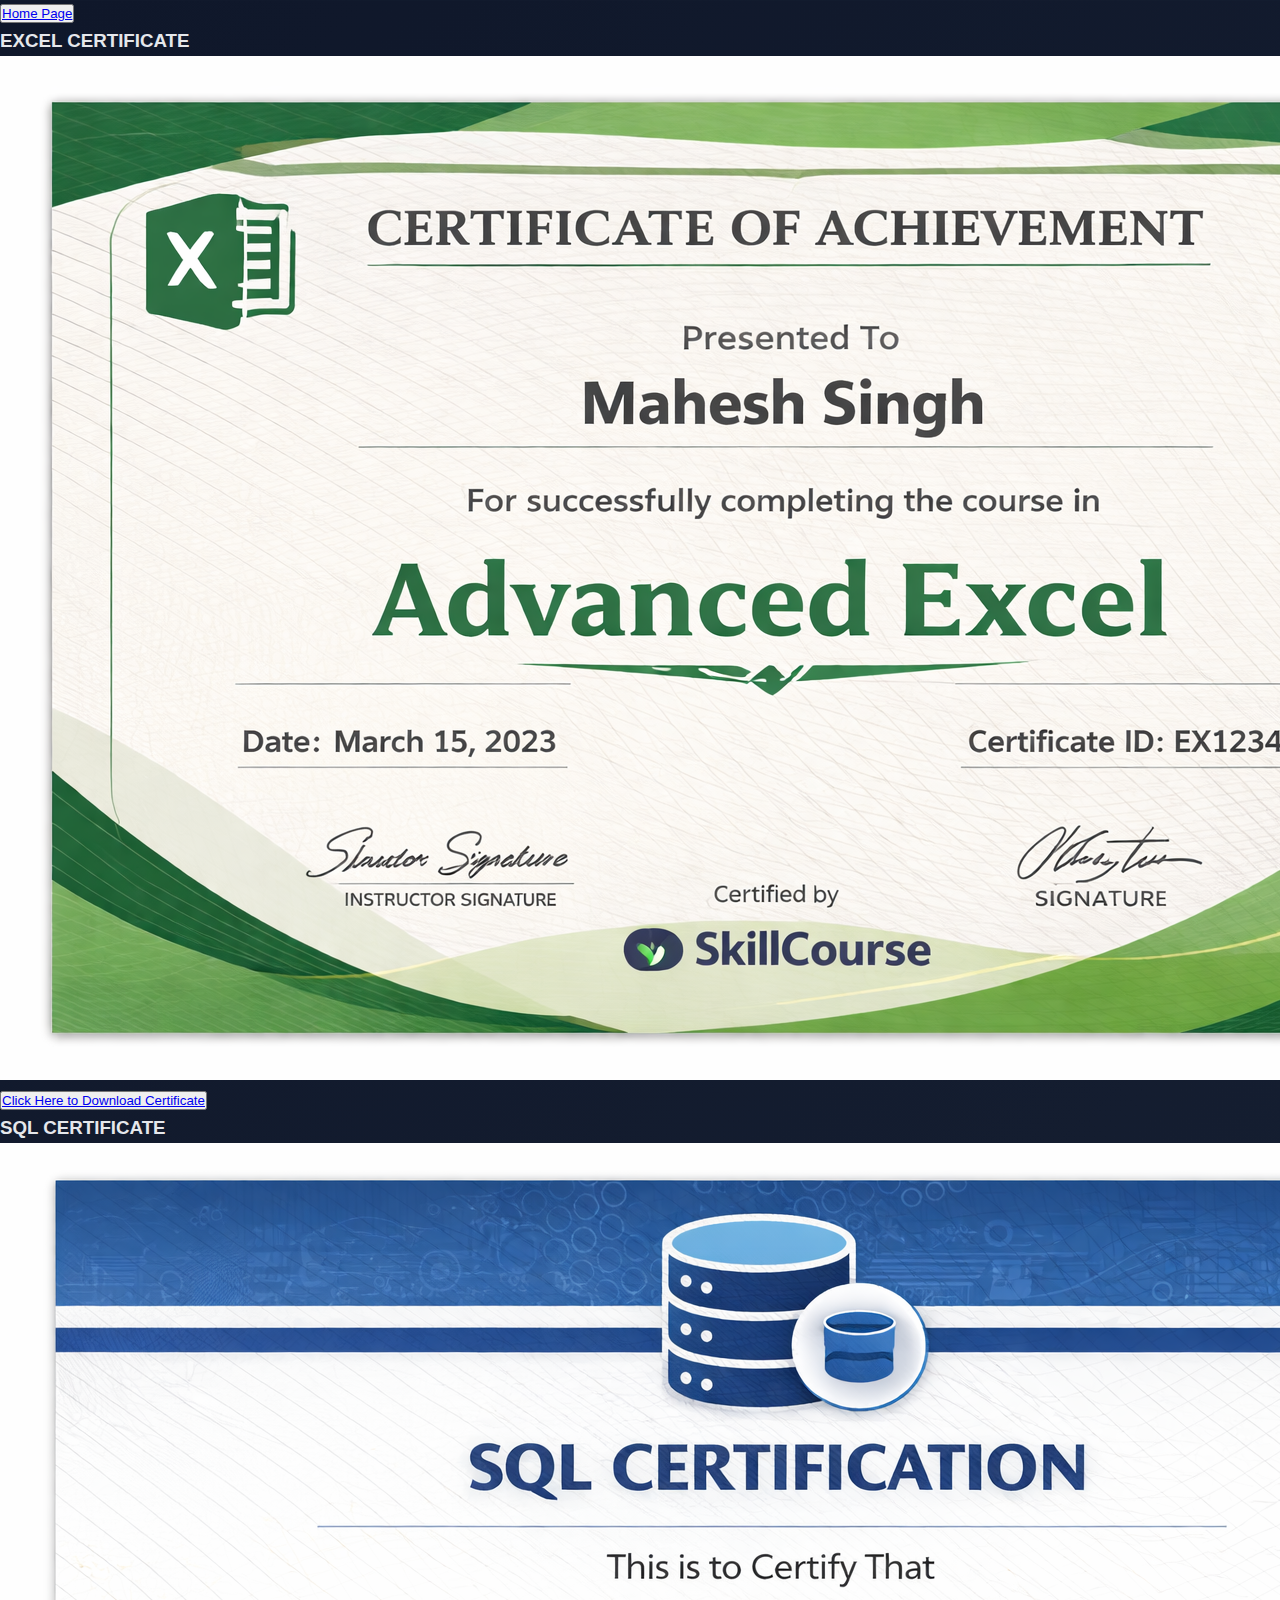
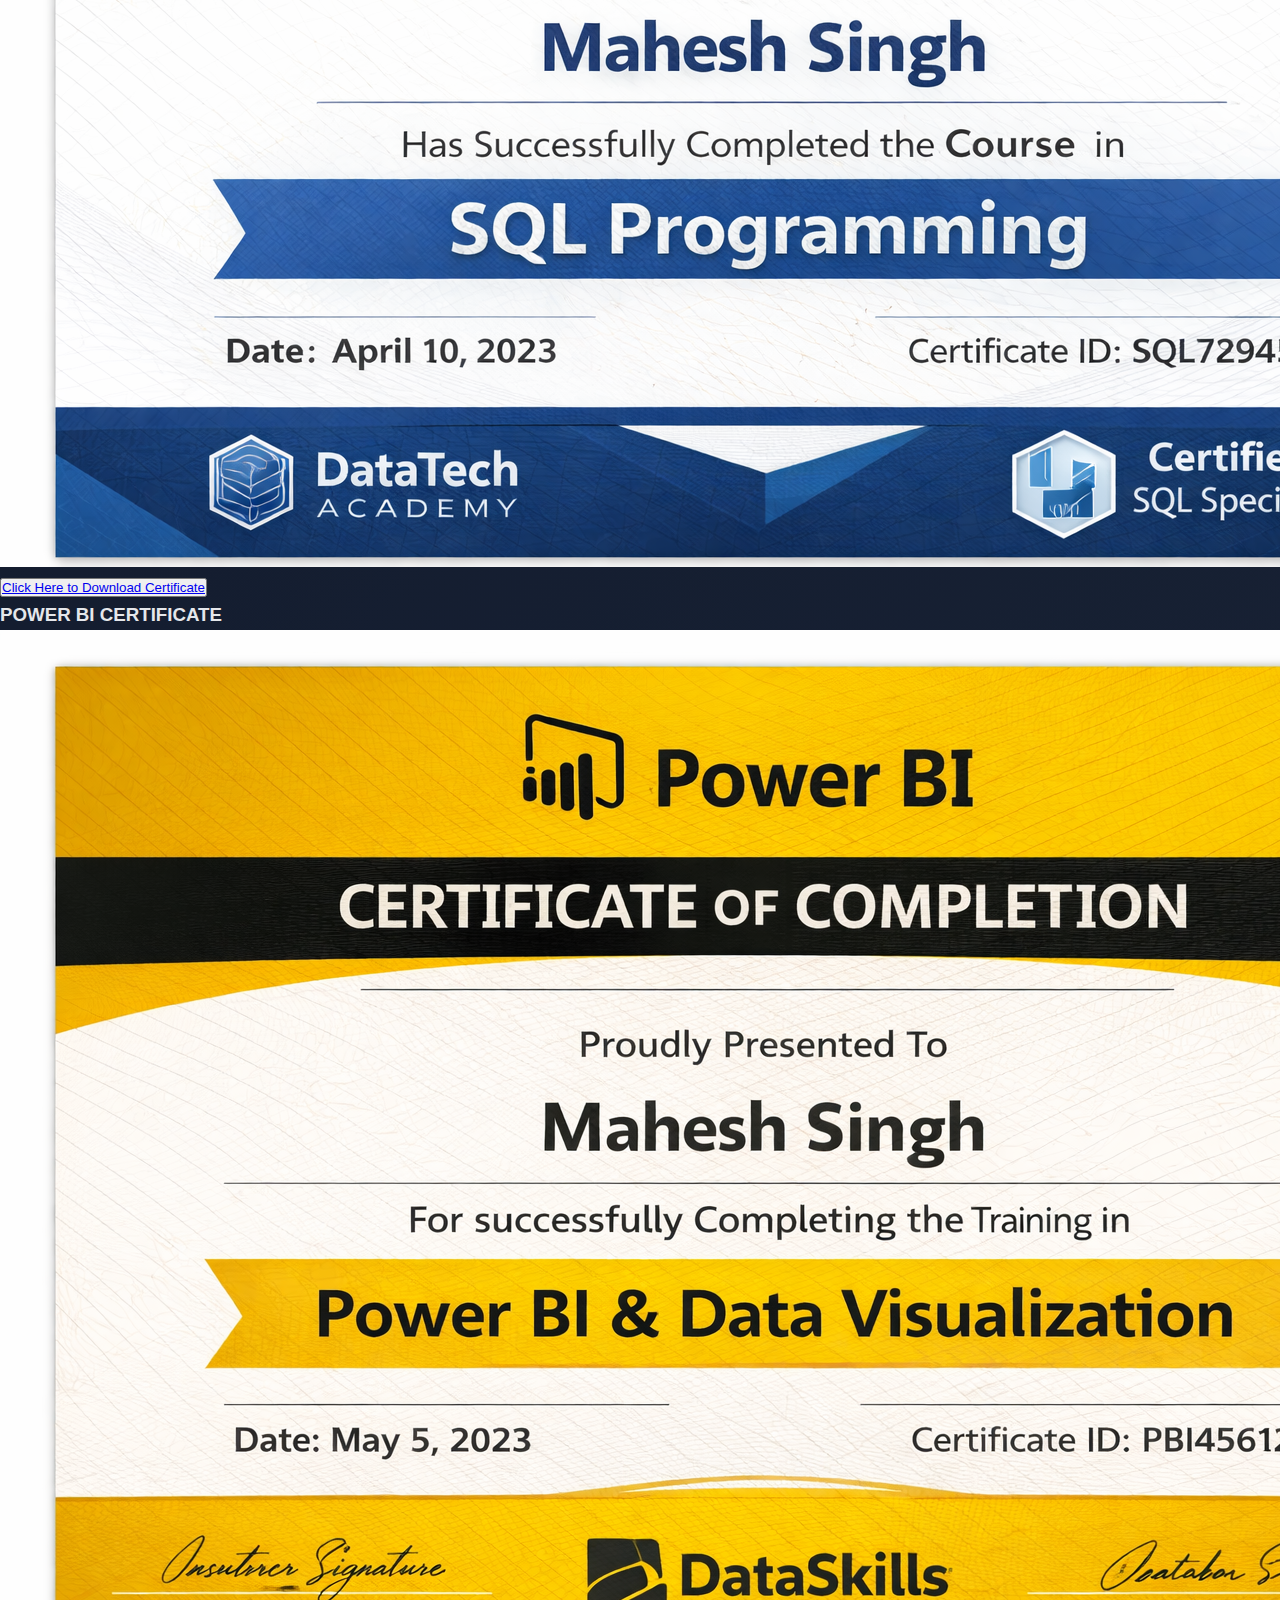
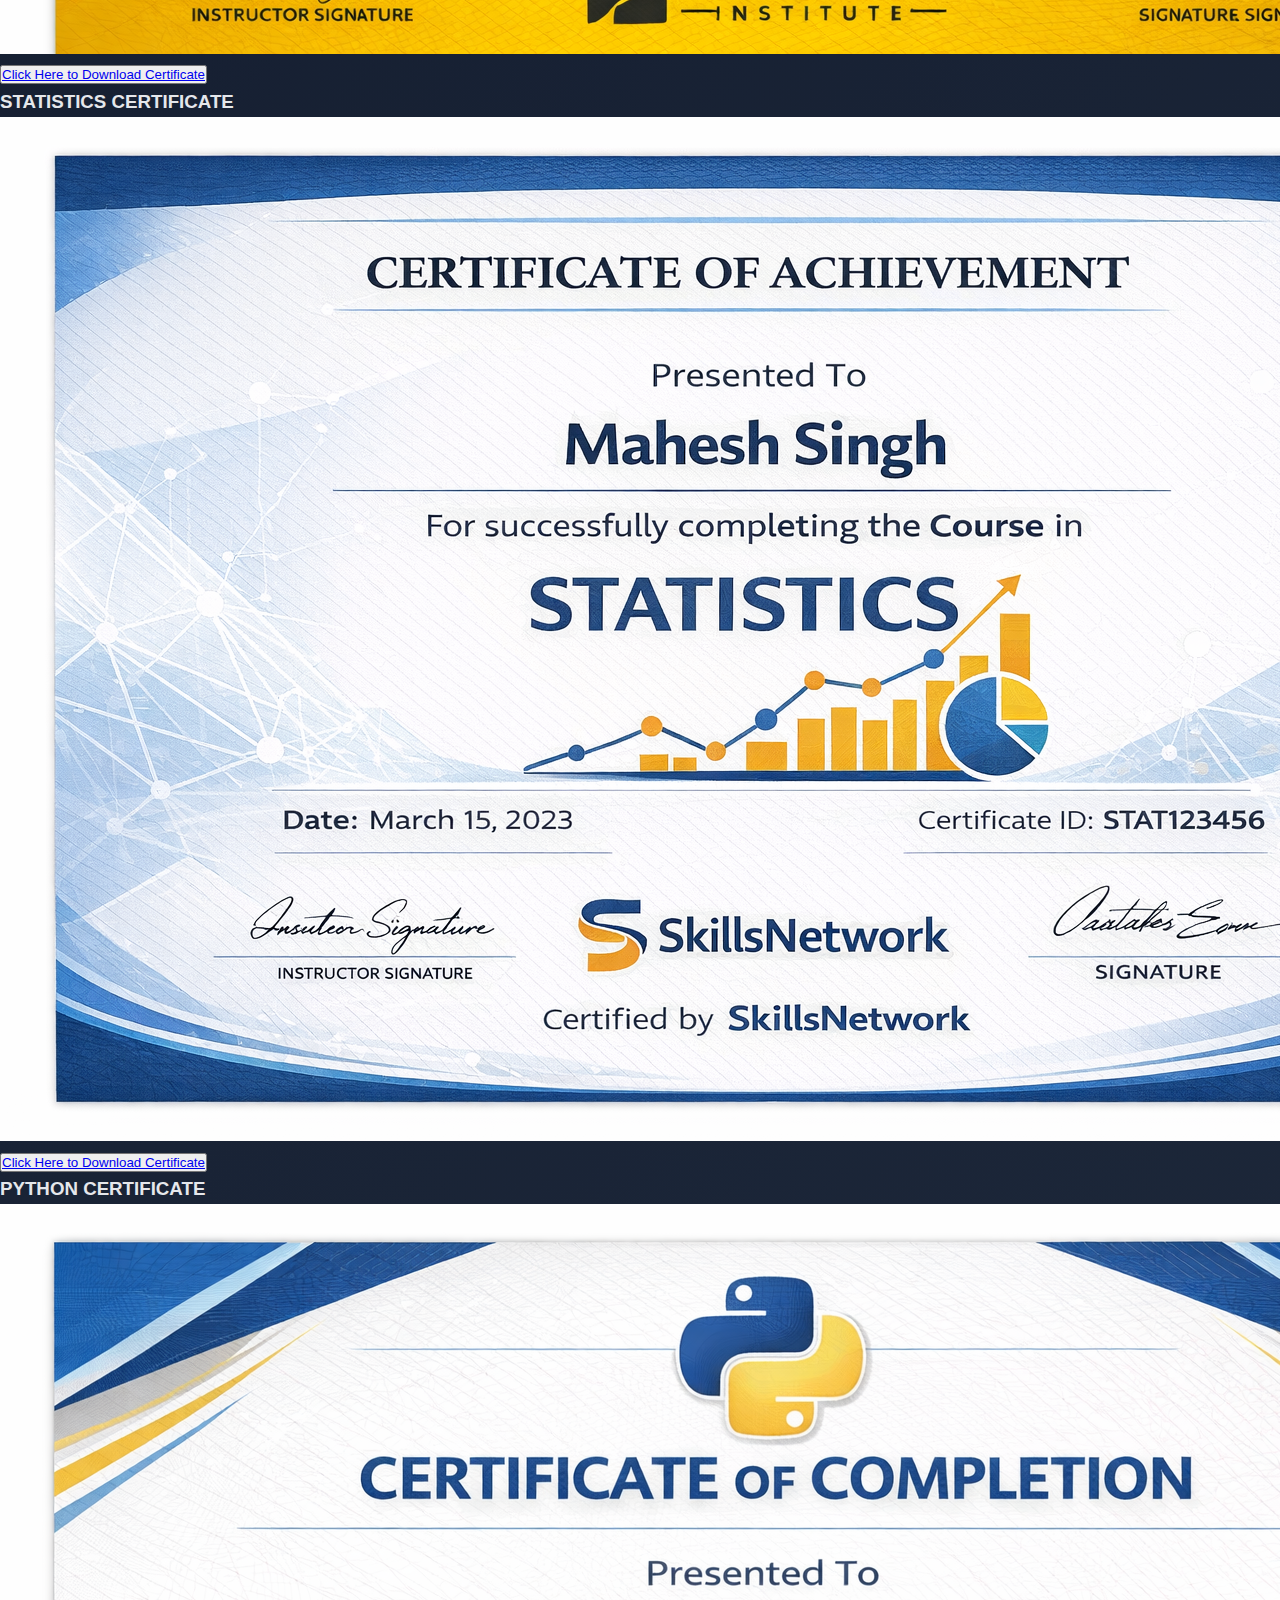
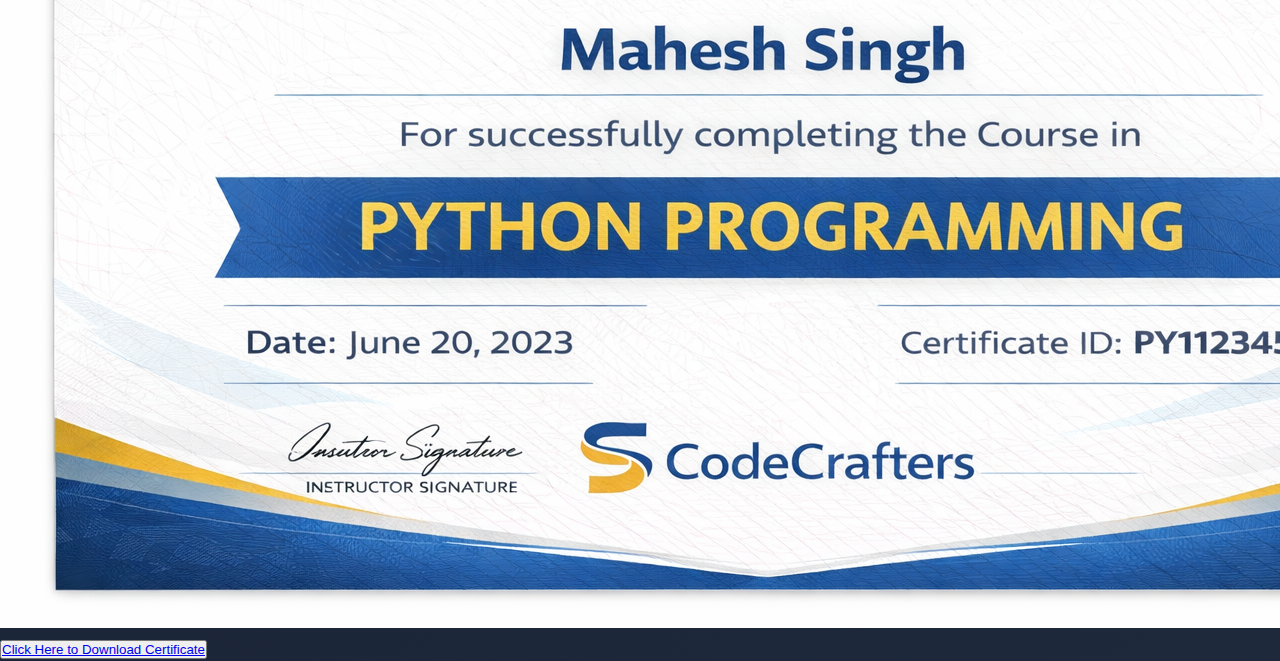
<file: certificate.html>
<!DOCTYPE html>
<html lang="en">
<head>
  <meta charset="UTF-8">
  <meta name="viewport" content="width=device-width, initial-scale=1.0">
  <title>MY Certificates</title>
  <link rel="stylesheet" href="certificate.css">
</head>
<body>

  <div class="home">
    <button class="home_button"><a href="index.html">Home Page</a></button>
  </div>


  <div class="data_analyst_certi">

    <div class="excel">
       <h3>EXCEL CERTIFICATE</h3>
       <img src="images/Excel_Certificate.png" alt="">
       <button><a href="pdf/Bachelor of Science Examination Result.pdf">Click Here to Download Certificate</a></button>
    </div>
    <div class="sql">
      <h3>SQL CERTIFICATE</h3>
      <img src="images/SQL_Certificate.png" alt="">
      <button><a href="pdf/Bachelor of Science Examination Result.pdf">Click Here to Download Certificate</a></button>
    </div>
    <div class="pbi">
      <h3>POWER BI CERTIFICATE</h3>
      <img src="images/PBI_Certificate.png" alt="">
      <button><a href="pdf/Bachelor of Science Examination Result.pdf">Click Here to Download Certificate</a></button>
    </div>
    <div class="statistics">
      <h3>STATISTICS CERTIFICATE</h3>
      <img src="images/STATS_Certificate.png" alt="">
      <button><a href="pdf/Bachelor of Science Examination Result.pdf">Click Here to Download Certificate</a></button>
    </div>
    <div class="python">
      <h3>PYTHON CERTIFICATE</h3>
      <img src="images/PYTHON_Certificate.png" alt="">
      <button><a href="pdf/Bachelor of Science Examination Result.pdf">Click Here to Download Certificate</a></button>

    </div>
  </div>
</body>

</html>
</file>
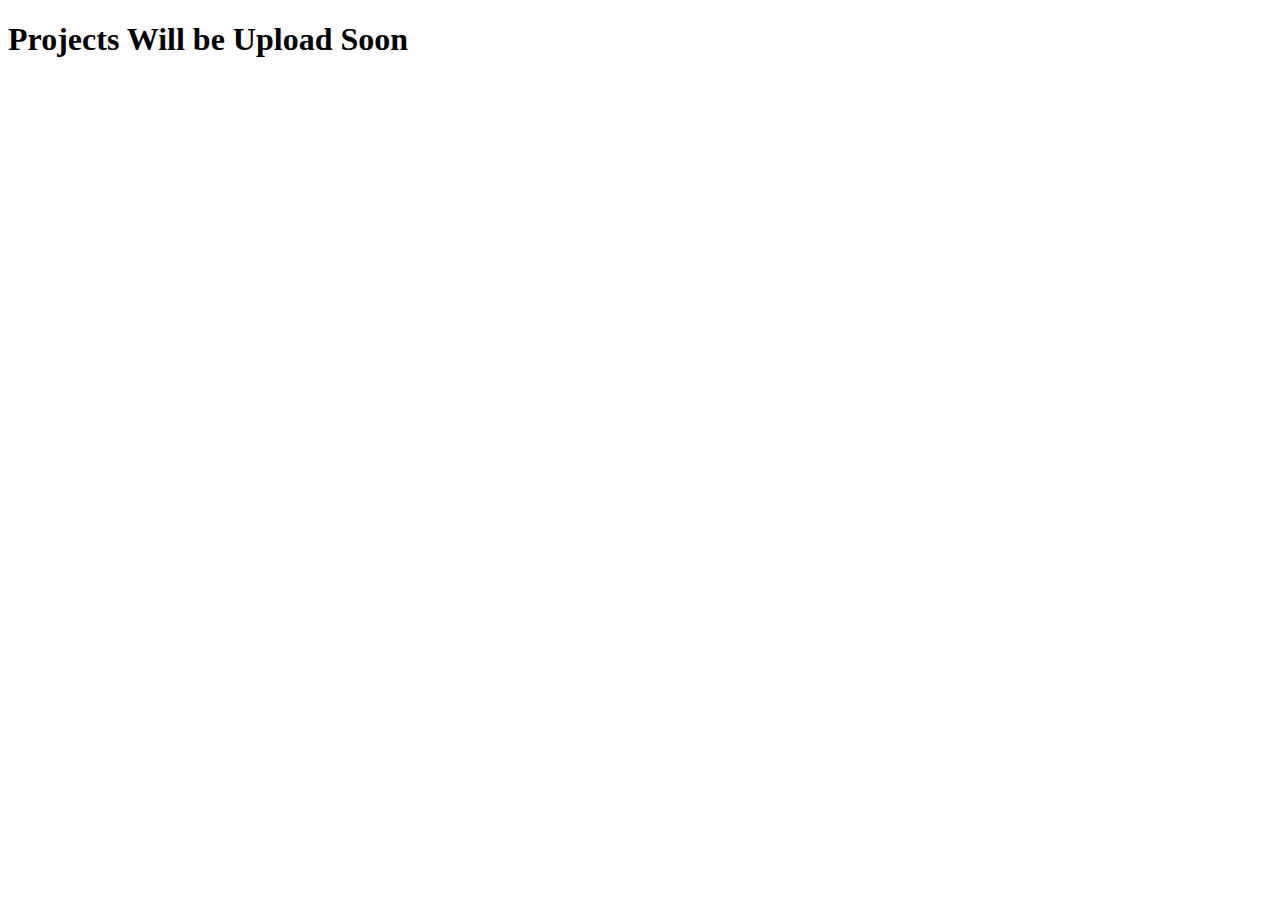
<file: project.html>
<!DOCTYPE html>
<html lang="en">
<head>
  <meta charset="UTF-8">
  <meta name="viewport" content="width=device-width, initial-scale=1.0">
  <title>Welcome to My Projects Page</title>
</head>
<body>
  <h1 color="blue">Projects Will be Upload Soon</h1>
</body>
</html>
</file>
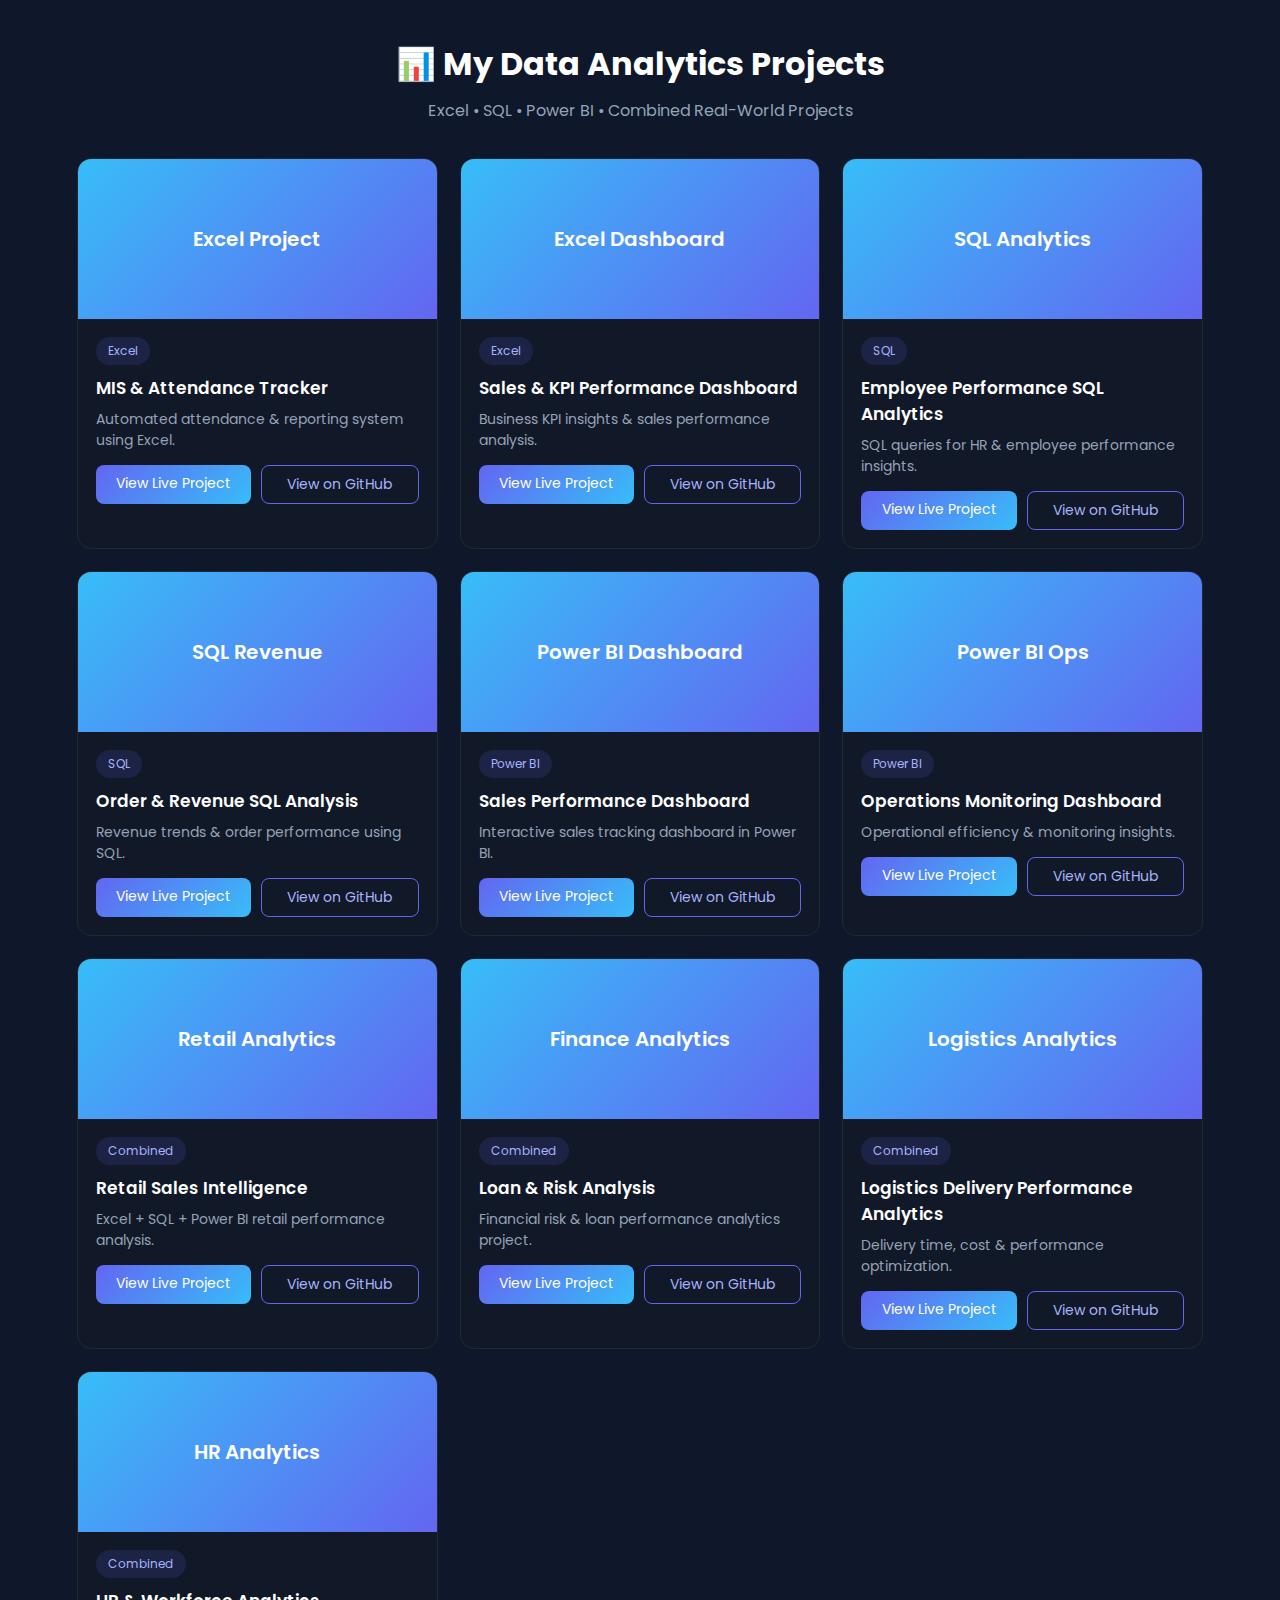
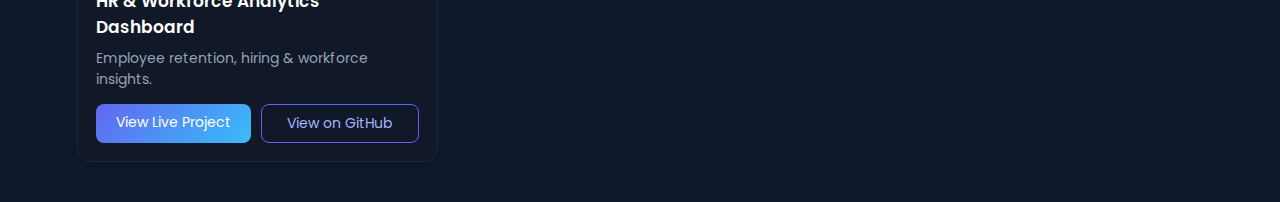
<file: projects.html>
<!DOCTYPE html>
<html lang="en">
<head>
<meta charset="UTF-8">
<meta name="viewport" content="width=device-width, initial-scale=1.0">
<title>Mahesh Singh - Data Projects</title>
<link href="https://fonts.googleapis.com/css2?family=Poppins:wght@300;400;600&display=swap" rel="stylesheet">

<link rel="stylesheet" href="projects.css">
</head>
<body>

<h1>📊 My Data Analytics Projects</h1>
<p class="subtitle">Excel • SQL • Power BI • Combined Real-World Projects</p>

<div class="projects-grid">

<!-- Excel -->
<div class="project-card">
  <div class="project-image">Excel Project</div>
  <div class="project-content">
    <span class="project-tag">Excel</span>
    <div class="project-title">MIS & Attendance Tracker</div>
    <div class="project-desc">Automated attendance & reporting system using Excel.</div>
    <div class="project-links">
      <a href="#" class="project-btn">View Live Project</a>
      <a href="#" class="project-btn github">View on GitHub</a>
    </div>
  </div>
</div>

<div class="project-card">
  <div class="project-image">Excel Dashboard</div>
  <div class="project-content">
    <span class="project-tag">Excel</span>
    <div class="project-title">Sales & KPI Performance Dashboard</div>
    <div class="project-desc">Business KPI insights & sales performance analysis.</div>
    <div class="project-links">
      <a href="#" class="project-btn">View Live Project</a>
      <a href="#" class="project-btn github">View on GitHub</a>
    </div>
  </div>
</div>

<!-- SQL -->
<div class="project-card">
  <div class="project-image">SQL Analytics</div>
  <div class="project-content">
    <span class="project-tag">SQL</span>
    <div class="project-title">Employee Performance SQL Analytics</div>
    <div class="project-desc">SQL queries for HR & employee performance insights.</div>
    <div class="project-links">
      <a href="#" class="project-btn">View Live Project</a>
      <a href="#" class="project-btn github">View on GitHub</a>
    </div>
  </div>
</div>

<div class="project-card">
  <div class="project-image">SQL Revenue</div>
  <div class="project-content">
    <span class="project-tag">SQL</span>
    <div class="project-title">Order & Revenue SQL Analysis</div>
    <div class="project-desc">Revenue trends & order performance using SQL.</div>
    <div class="project-links">
      <a href="#" class="project-btn">View Live Project</a>
      <a href="#" class="project-btn github">View on GitHub</a>
    </div>
  </div>
</div>

<!-- Power BI -->
<div class="project-card">
  <div class="project-image">Power BI Dashboard</div>
  <div class="project-content">
    <span class="project-tag">Power BI</span>
    <div class="project-title">Sales Performance Dashboard</div>
    <div class="project-desc">Interactive sales tracking dashboard in Power BI.</div>
    <div class="project-links">
      <a href="#" class="project-btn">View Live Project</a>
      <a href="#" class="project-btn github">View on GitHub</a>
    </div>
  </div>
</div>

<div class="project-card">
  <div class="project-image">Power BI Ops</div>
  <div class="project-content">
    <span class="project-tag">Power BI</span>
    <div class="project-title">Operations Monitoring Dashboard</div>
    <div class="project-desc">Operational efficiency & monitoring insights.</div>
    <div class="project-links">
      <a href="#" class="project-btn">View Live Project</a>
      <a href="#" class="project-btn github">View on GitHub</a>
    </div>
  </div>
</div>

<!-- Combined -->
<div class="project-card">
  <div class="project-image">Retail Analytics</div>
  <div class="project-content">
    <span class="project-tag">Combined</span>
    <div class="project-title">Retail Sales Intelligence</div>
    <div class="project-desc">Excel + SQL + Power BI retail performance analysis.</div>
    <div class="project-links">
      <a href="#" class="project-btn">View Live Project</a>
      <a href="#" class="project-btn github">View on GitHub</a>
    </div>
  </div>
</div>

<div class="project-card">
  <div class="project-image">Finance Analytics</div>
  <div class="project-content">
    <span class="project-tag">Combined</span>
    <div class="project-title">Loan & Risk Analysis</div>
    <div class="project-desc">Financial risk & loan performance analytics project.</div>
    <div class="project-links">
      <a href="#" class="project-btn">View Live Project</a>
      <a href="#" class="project-btn github">View on GitHub</a>
    </div>
  </div>
</div>

<div class="project-card">
  <div class="project-image">Logistics Analytics</div>
  <div class="project-content">
    <span class="project-tag">Combined</span>
    <div class="project-title">Logistics Delivery Performance Analytics</div>
    <div class="project-desc">Delivery time, cost & performance optimization.</div>
    <div class="project-links">
      <a href="#" class="project-btn">View Live Project</a>
      <a href="#" class="project-btn github">View on GitHub</a>
    </div>
  </div>
</div>

<div class="project-card">
  <div class="project-image">HR Analytics</div>
  <div class="project-content">
    <span class="project-tag">Combined</span>
    <div class="project-title">HR & Workforce Analytics Dashboard</div>
    <div class="project-desc">Employee retention, hiring & workforce insights.</div>
    <div class="project-links">
      <a href="#" class="project-btn">View Live Project</a>
      <a href="#" class="project-btn github">View on GitHub</a>
    </div>
  </div>
</div>

</div>
</body>
</html>
</file>
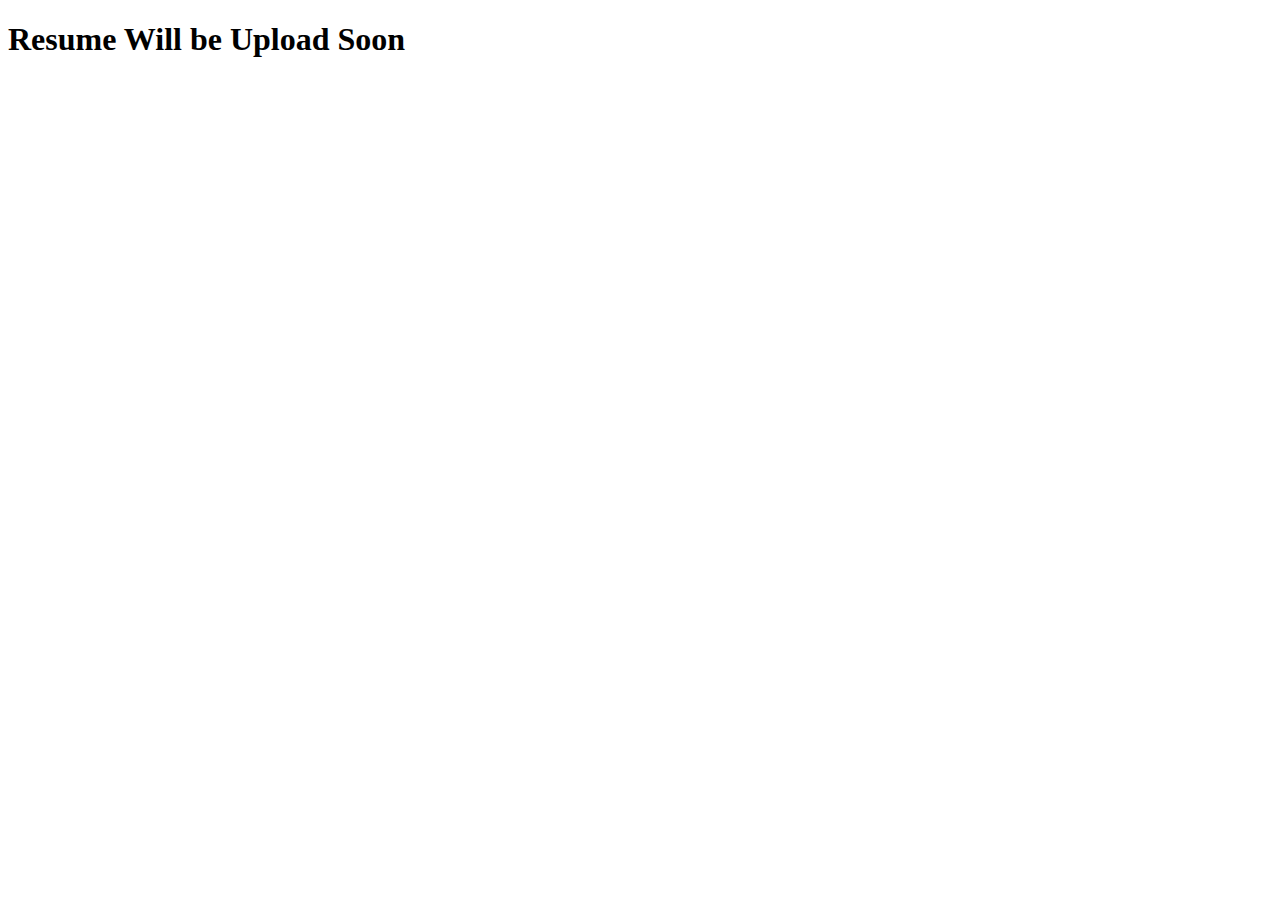
<file: resume.html>
<!DOCTYPE html>
<html lang="en">

<head>
  <meta charset="UTF-8">
  <meta name="viewport" content="width=device-width, initial-scale=1.0">
  <title>Download My Resume</title>
</head>

<body>
  <h1 color="Red">Resume Will be Upload Soon</h1>
</body>

</html>
</file>
<file: projects.css>
* {
  margin: 0;
  padding: 0;
  box-sizing: border-box;
  font-family: 'Poppins', sans-serif;
}

body {
  background: #0f172a;
  color: #fff;
  padding: 40px 6%;
}

h1 {
  text-align: center;
  margin-bottom: 10px;
  font-size: 32px;
}

.subtitle {
  text-align: center;
  color: #94a3b8;
  margin-bottom: 35px;
}

.projects-grid {
  display: grid;
  grid-template-columns: repeat(auto-fit, minmax(280px, 1fr));
  gap: 22px;
}

.project-card {
  background: #111827;
  border-radius: 14px;
  overflow: hidden;
  transition: 0.3s ease;
  border: 1px solid #1f2933;
}

.project-card:hover {
  transform: translateY(-8px);
  box-shadow: 0 12px 35px rgba(0,0,0,0.4);
}

.project-image {
  height: 160px;
  background: linear-gradient(135deg, #38bdf8, #6366f1);
  display: flex;
  align-items: center;
  justify-content: center;
  font-size: 20px;
  font-weight: 600;
}

.project-content {
  padding: 18px;
}

.project-tag {
  display: inline-block;
  padding: 5px 12px;
  font-size: 12px;
  border-radius: 30px;
  margin-bottom: 10px;
  background: rgba(99, 102, 241, 0.15);
  color: #a5b4fc;
}

.project-title {
  font-size: 17px;
  margin-bottom: 8px;
  font-weight: 600;
}

.project-desc {
  font-size: 14px;
  color: #94a3b8;
  margin-bottom: 14px;
}

.project-links {
  display: flex;
  gap: 10px;
}

.project-btn {
  flex: 1;
  text-align: center;
  text-decoration: none;
  padding: 8px 12px;
  border-radius: 8px;
  background: linear-gradient(135deg, #6366f1, #38bdf8);
  color: white;
  font-size: 14px;
  transition: 0.3s;
}

.project-btn:hover {
  opacity: 0.85;
}

.project-btn.github {
  background: transparent;
  border: 1px solid #6366f1;
  color: #a5b4fc;
}

.project-btn.github:hover {
  background: #6366f1;
  color: white;
}
</file>
<file: certificate.css>
/* ===== Reset ===== */
    * {
      margin: 0;
      padding: 0;
      box-sizing: border-box;
      font-family: "Segoe UI", sans-serif;
    }

    body {
      background: linear-gradient(135deg, #0f172a, #1e293b);
      color: #e5e7eb;
      line-height: 1.6;
    }

    /* ===== Container ===== */
    .container {
      width: 92%;
      margin: auto;
    }

    /* ===== Section ===== */
    section {
      padding: 60px 0 20px;
    }

    section h2 {
      text-align: center;
      font-size: 1.8rem;
      margin-bottom: 35px;
      color: #f8fafc;
      letter-spacing: 0.5px;
    }

    /* ===== Grid ===== */
    .cert-grid {
      display: grid;
      grid-template-columns: repeat(auto-fit, minmax(260px, 1fr));
      gap: 22px;
      padding: 10px 10px 40px;
    }

    /* ===== Card ===== */
    .cert-card {
      background: rgba(255, 255, 255, 0.08);
      backdrop-filter: blur(10px);
      border-radius: 16px;
      padding: 22px 18px;
      text-align: center;
      border: 1px solid rgba(255, 255, 255, 0.15);
      transition: all 0.3s ease;
      position: relative;
      overflow: hidden;
    }

    .cert-card::before {
      content: "";
      position: absolute;
      inset: 0;
      background: linear-gradient(120deg, transparent, rgba(255, 255, 255, 0.15), transparent);
      opacity: 0;
      transition: 0.4s;
    }

    .cert-card:hover::before {
      opacity: 1;
    }

    .cert-card:hover {
      transform: translateY(-7px) scale(1.01);
      box-shadow: 0 12px 28px rgba(0, 0, 0, 0.45);
      border-color: #38bdf8;
    }

    .cert-card h3 {
      font-size: 1.05rem;
      font-weight: 600;
      margin-bottom: 14px;
      color: #f1f5f9;
    }

    /* ===== Button Link ===== */
    .cert-card a {
      display: inline-block;
      padding: 9px 18px;
      border-radius: 8px;
      background: linear-gradient(135deg, #3b82f6, #06b6d4);
      color: white;
      font-size: 0.9rem;
      font-weight: 600;
      text-decoration: none;
      transition: 0.3s;
    }

    .cert-card a:hover {
      transform: scale(1.05);
      background: linear-gradient(135deg, #2563eb, #0891b2);
    }

    /* ===== Responsive ===== */
    @media (max-width: 768px) {
      section {
        padding: 40px 0 15px;
      }

      section h2 {
        font-size: 1.4rem;
      }
    }

    @media (max-width: 480px) {
      body {
        font-size: 14px;
      }
    }
</file>
